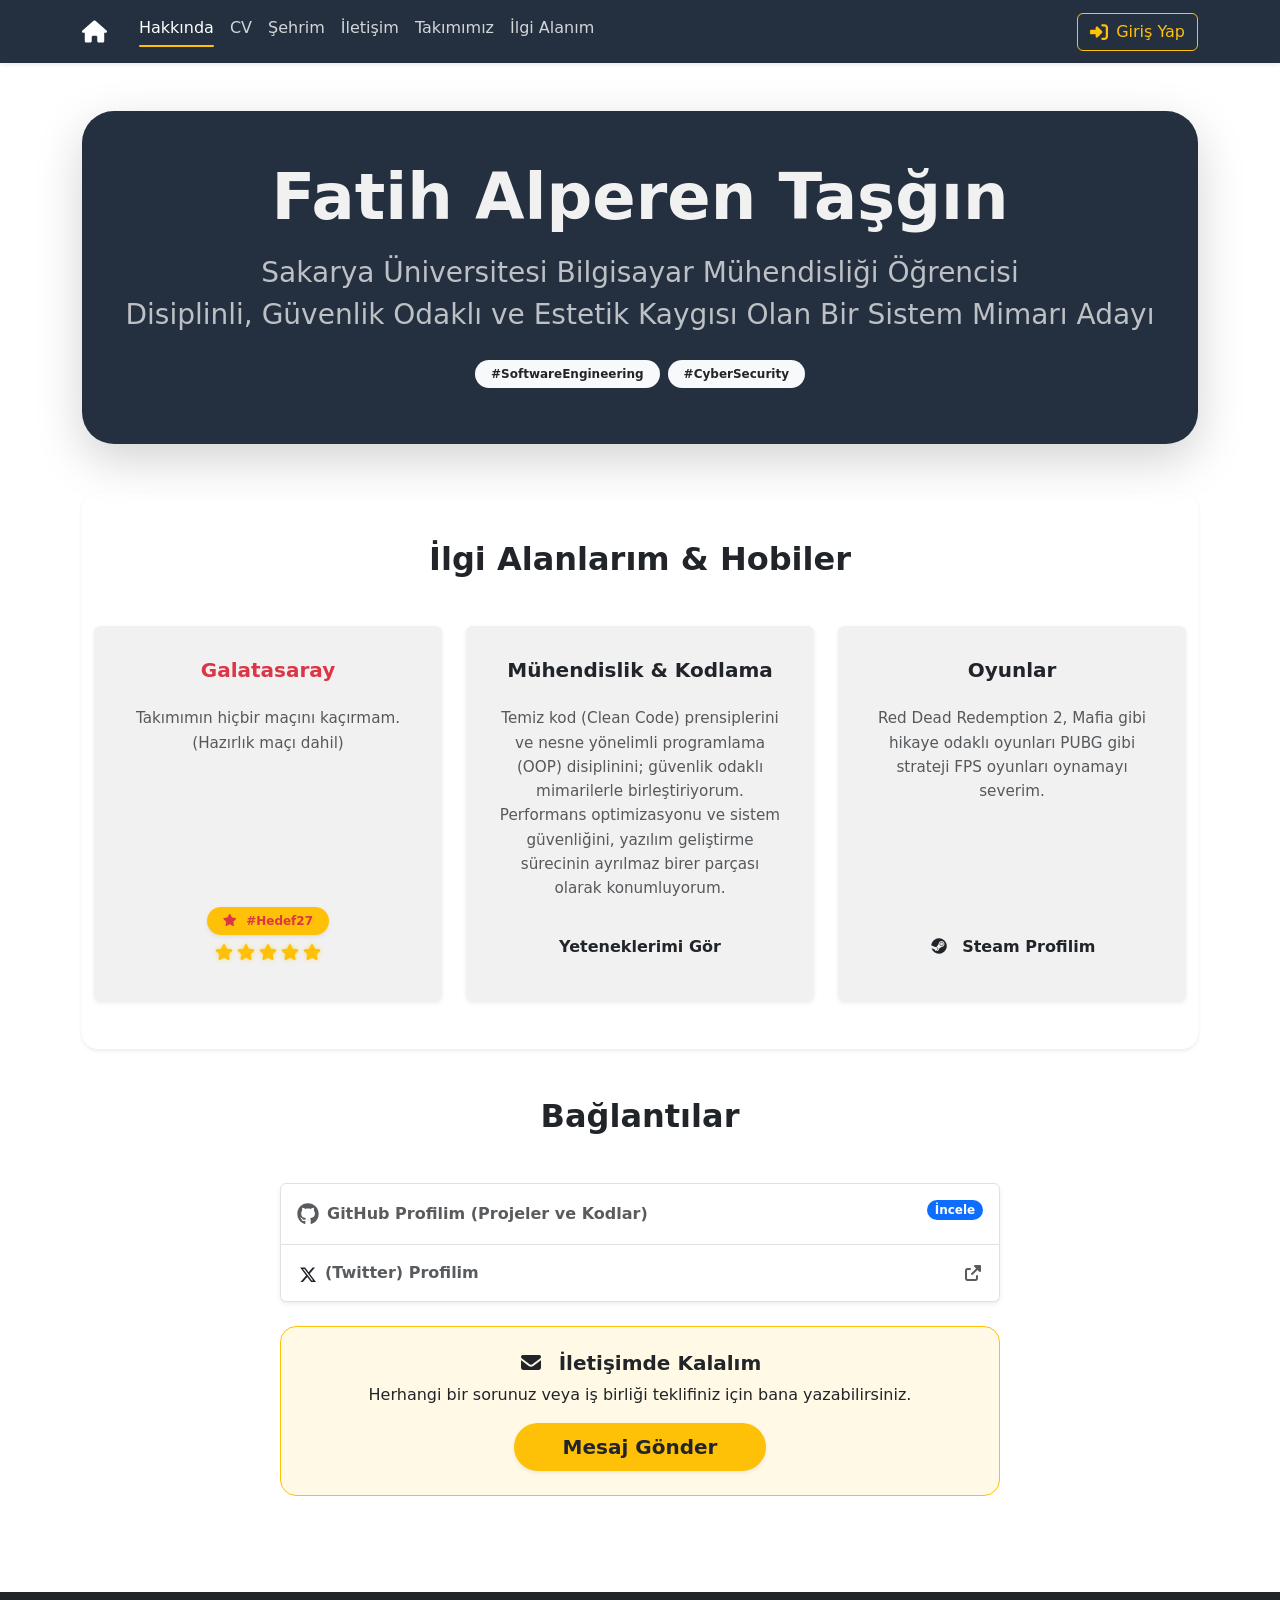
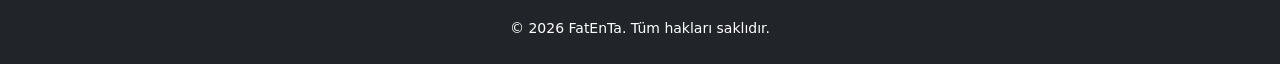
<file: index.html>
<!DOCTYPE html>
<html lang="tr-TR">
<head>
    <meta charset="UTF-8">
    <meta name="viewport" content="width=device-width, initial-scale=1.0">

    <title>FatEnTa | Ana Sayfa</title>

    <!--
         Bu stil, sayfa yuklenirken ekranda bir spinner (donen yukleme gostergesi) gosterir.
         Sayfa tamamen yuklenince bu gosterge gizlenir. -->
    <style>
        #preloader {
            position: fixed;
            top: 0;
            left: 0;
            width: 100%;
            height: 100%;
            background-color: rgb(28, 37, 51) !important;
            z-index: 9999;
            display: flex;
            justify-content: center;
            align-items: center;
        }

        /*
         * Preloader ile aynı renkte olması, sayfadan preloadera geciste ani flash olmasını önler
         */
        body {
            background-color: rgb(28, 37, 51);
            margin: 0;
        }
    </style>

    <!--
         HARICI STIL DOSYALARI (CSS KÜTÜPHANELERI)
          -->
    <link rel="stylesheet" href="css/style.css">
    <link rel="stylesheet" href="lib/css/bootstrap.min.css">
    <link rel="stylesheet" href="lib/css/all.min.css">
</head>
<body>

<div id="preloader">
    <div class="loader-content">
        <div class="spinner-border text-warning" role="status"></div>
    </div>
</div>

<div id="navbar-placeholder"></div>

<!--
     ANA İÇERİK BÖLÜMÜ
      -->
<main class="container my-5">

    <!--
         1. HERO / HAKKIMDA BÖLÜMÜ
          -->
    <section id="about"
             class="about text-center py-5 mb-5 rounded-5 shadow-lg position-relative overflow-hidden">

        <div class="container position-relative z-2">
            <h1 class="display-3 fw-bolder mb-3">Fatih Alperen Taşğın</h1>
            <p class="lead fs-3 opacity-75">
                Sakarya Üniversitesi Bilgisayar Mühendisliği Öğrencisi<br>
                Disiplinli, Güvenlik Odaklı ve Estetik Kaygısı Olan Bir Sistem Mimarı Adayı
            </p>
            <div class="mt-4 d-flex flex-wrap justify-content-center gap-2">
                <span class="badge rounded-pill bg-light text-dark px-3 py-2">#SoftwareEngineering</span>
                <span class="badge rounded-pill bg-light text-dark px-3 py-2">#CyberSecurity</span>
            </div>
        </div>

        <!--
             DEKORATIF ARKAPLAN SIMGESI
             SVG (Scalable Vector Graphics) biçiminde kod simgesi, arka planda soluk gösterilir.
             Bu sayfaya estetik derinlik ve teknik tema verir. -->
        <div class="position-absolute top-50 start-50 translate-middle opacity-25 z-1">
            <svg width="250" height="250" fill="white">
                <use xlink:href="img/icons.svg#code"></use>
            </svg>
        </div>
    </section>

    <!--
         2. İLGİ ALANLARI VE HOBİLER BÖLÜMÜ
          -->
    <section id="hobbies" class="py-5 rounded-4 shadow-sm">
        <div class="container text-center">
            <h2 class="fw-bold mb-5">İlgi Alanlarım & Hobiler</h2>
            <div class="row g-4 justify-content-center">
                <div class="col-md-4">
                    <div class="card h-100 p-3 text-center border-0 shadow-sm">
                        <div class="card-body d-flex flex-column justify-content-between">
                            <div>
                                <h5 class="card-title mb-4 text-danger">Galatasaray</h5>
                                <p class="card-text text-muted">
                                    Takımımın hiçbir maçını kaçırmam.<br>
                                    (Hazırlık maçı dahil)
                                </p>
                            </div>
                            <div class="mt-4">
                                <a href="https://youtu.be/tfp_ZRY-J3I?si=1A8SRmrHz4G-MY1y"
                                   target="_blank"
                                   rel="noopener noreferrer"
                                   class="text-decoration-none"
                                   title="Şampiyonluk Yolunda - Galatasaray">
                                    <span class="badge bg-warning text-danger px-3 py-2 rounded-pill shadow-sm">
                                            <i class="fa-solid fa-star me-1"></i> #Hedef27
                                        </span>
                                    <br>
                                    <div class="d-flex justify-content-center gap-1 mb-2">
                                        <svg class="text-warning" width="18" height="18" fill="currentColor"><use xlink:href="img/icons.svg#star"></use></svg>
                                        <svg class="text-warning" width="18" height="18" fill="currentColor"><use xlink:href="img/icons.svg#star"></use></svg>
                                        <svg class="text-warning" width="18" height="18" fill="currentColor"><use xlink:href="img/icons.svg#star"></use></svg>
                                        <svg class="text-warning" width="18" height="18" fill="currentColor"><use xlink:href="img/icons.svg#star"></use></svg>
                                        <svg class="text-warning" width="18" height="18" fill="currentColor"><use xlink:href="img/icons.svg#star"></use></svg>
                                    </div>
                                </a>
                            </div>
                        </div>
                    </div>
                </div>
                <div class="col-md-4">
                    <div class="card h-100 p-3 text-center border-0 shadow-sm">
                        <div class="card-body d-flex flex-column justify-content-between">
                            <div>
                                <h5 class="card-title mb-4">Mühendislik & Kodlama</h5>
                                <p class="card-text text-muted">
                                    Temiz kod (Clean Code) prensiplerini ve nesne yönelimli programlama (OOP)
                                    disiplinini; güvenlik odaklı mimarilerle birleştiriyorum. Performans
                                    optimizasyonu ve sistem güvenliğini, yazılım geliştirme sürecinin ayrılmaz
                                    birer parçası olarak konumluyorum.
                                </p>
                            </div>
                            <div class="mt-4">
                                <a href="cv.html" class="btn btn-outline-dark w-100">
                                    Yeteneklerimi Gör
                                </a>
                            </div>
                        </div>
                    </div>
                </div>
                <div class="col-md-4">
                    <div class="card h-100 p-3 text-center border-0 shadow-sm">
                        <div class="card-body d-flex flex-column justify-content-between">
                            <div>
                                <h5 class="card-title mb-4">Oyunlar</h5>

                                <p class="card-text text-muted">
                                    Red Dead Redemption 2, Mafia gibi hikaye odaklı oyunları PUBG gibi strateji
                                    FPS oyunları oynamayı severim.
                                </p>
                            </div>
                            <div class="mt-4">
                                <a href="https://steamcommunity.com/id/FatEnTa/"
                                   target="_blank"
                                   rel="noopener noreferrer"
                                   class="btn btn-outline-dark w-100">
                                    <i class="fa-brands fa-steam me-2"></i> Steam Profilim
                                </a>
                            </div>
                        </div>
                    </div>
                </div>
            </div>
        </div>
    </section>

    <!--
         3. DIŞ BAĞLANTILAR BÖLÜMÜ
          -->
    <section id="media-links" class="py-5">
        <div class="container">
            <h2 class="text-center fw-bold mb-5">Bağlantılar</h2>
            <div class="row justify-content-center">
                <div class="col-lg-8">
                    <div class="list-group shadow-sm mb-4">
                        <a href="https://github.com/fatih-alperen-tasgin"
                           target="_blank"
                           rel="noopener noreferrer"
                           class="list-group-item list-group-item-action d-flex justify-content-between align-items-center py-3">
                            <div class="d-flex align-items-center">
                                <svg class="me-2" width="22" height="22" fill="currentColor">
                                    <use xlink:href="img/icons.svg#github"></use>
                                </svg>
                                <span class="fw-bold">GitHub Profilim (Projeler ve Kodlar)</span>
                            </div>
                            <span class="badge bg-primary rounded-pill">İncele</span>
                        </a>
                        <a href="https://x.com/_fatihtasgin"
                           target="_blank"
                           rel="noopener noreferrer"
                           class="list-group-item list-group-item-action d-flex justify-content-between align-items-center py-3">
                            <div class="d-flex align-items-center">
                                <svg class="me-2 text-dark" width="20" height="20" fill="currentColor">
                                    <use xlink:href="img/icons.svg#x-twitter"></use>
                                </svg>
                                <span class="fw-bold">(Twitter) Profilim</span>
                            </div>
                            <i class="fa-solid fa-external-link-alt text-muted"></i>
                        </a>
                    </div>

                    <!-- İLETİŞİM DİREKT MESAJ KUTUSU -->
                    <div class="p-4 bg-warning bg-opacity-10 border border-warning rounded-4 text-center">
                        <h5 class="fw-bold">
                            <i class="fa-solid fa-envelope me-2"></i> İletişimde Kalalım
                        </h5>
                        <p class="mb-3 text-dark">
                            Herhangi bir sorunuz veya iş birliği teklifiniz için bana yazabilirsiniz.
                        </p>
                        <a href="iletisim.php" class="btn bg-warning btn-lg px-5 rounded-pill fw-bold shadow-sm">
                            Mesaj Gönder
                        </a>
                    </div>
                </div>
            </div>
        </div>
    </section>
</main>

<div id="footer-placeholder"></div>

<!-- JAVASCRIPT KÜTÜPHANELERI VE DOSYALARI -->
<script src="lib/js/bootstrap.bundle.min.js"></script>
<script src="navbar-loader.js"></script>

</body>
</html>
</file>
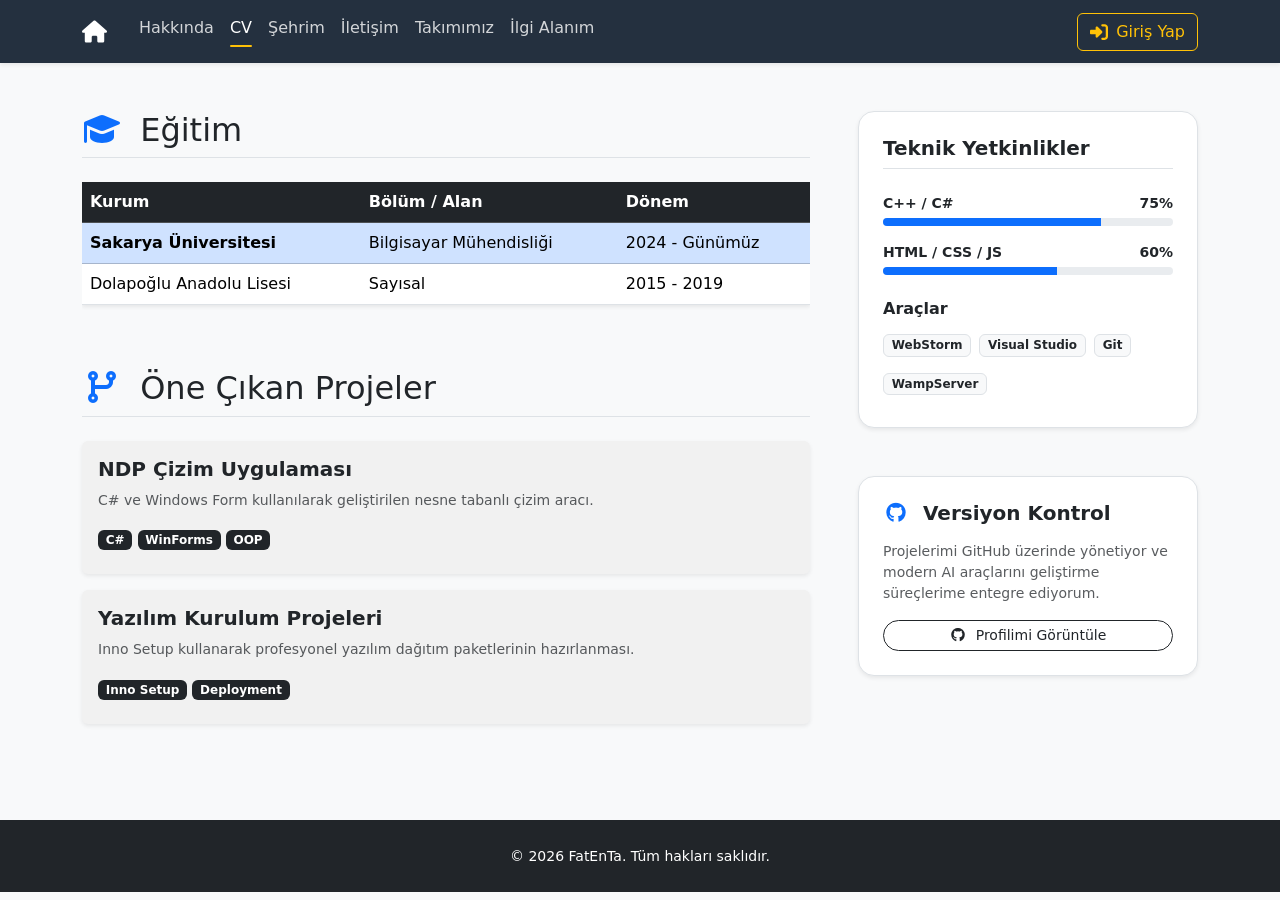
<file: cv.html>
<!DOCTYPE html>
<html lang="tr">
<head>
    <meta charset="UTF-8"/>
    <meta name="viewport" content="width=device-width, initial-scale=1.0"/>
    <title>FatEnTa | Özgeçmiş</title>

    <link rel="stylesheet" href="css/style.css">
    <link rel="stylesheet" href="lib/css/bootstrap.min.css">
    <link rel="stylesheet" href="lib/css/all.min.css">

    <style>
        /* [UX_OPTIMIZATION]: Dinamik icerik yuklenirken olusabilecek 'layout shift' etkisini engellemek icin preloader maskesi. */
        #preloader {
            position: fixed; top: 0; left: 0; width: 100%; height: 100%;
            background-color: rgb(28, 37, 51) !important;
            z-index: 9999; display: flex; justify-content: center; align-items: center;
        }
        /* [THEME_CONFIG]: Sayfa genelinde tutarli bir okunabilirlik icin varsayilan Bootstrap arka plani. */
        body { background-color: #f8f9fa; margin: 0; }
    </style>
</head>
<body>

<div id="preloader">
    <div class="spinner-border text-warning" role="status"></div>
</div>

<header id="navbar-placeholder"></header>

<main class="container my-5">
    <div class="row g-5">

        <article class="col-lg-8">

            <section id="egitim" class="mb-5">
                <h2 class="mb-4 pb-2 border-bottom"><i class="fa-solid fa-graduation-cap me-2 text-primary"></i> Eğitim</h2>
                <div class="table-responsive">
                    <table class="table table-hover align-middle shadow-sm">
                        <thead class="table-dark">
                        <tr>
                            <th>Kurum</th>
                            <th>Bölüm / Alan</th>
                            <th>Dönem</th>
                        </tr>
                        </thead>
                        <tbody>
                        <tr class="table-primary text-dark">
                            <td><strong>Sakarya Üniversitesi</strong></td>
                            <td>Bilgisayar Mühendisliği</td>
                            <td>2024 - Günümüz</td>
                        </tr>
                        <tr>
                            <td>Dolapoğlu Anadolu Lisesi</td>
                            <td>Sayısal</td>
                            <td>2015 - 2019</td>
                        </tr>
                        </tbody>
                    </table>
                </div>
            </section>

            <section id="projeler" class="mb-5">
                <h2 class="mb-4 pb-2 border-bottom"><i class="fa-solid fa-code-branch me-2 text-primary"></i> Öne Çıkan Projeler</h2>

                <article class="card mb-3 border-0 shadow-sm">
                    <div class="card-body">
                        <h5 class="card-title fw-bold text-dark">NDP Çizim Uygulaması</h5>
                        <p class="card-text text-muted small">C# ve Windows Form kullanılarak geliştirilen nesne tabanlı çizim aracı.</p>
                        <span class="badge bg-dark">C#</span> <span class="badge bg-dark">WinForms</span> <span class="badge bg-dark">OOP</span>
                    </div>
                </article>

                <article class="card mb-3 border-0 shadow-sm">
                    <div class="card-body">
                        <h5 class="card-title fw-bold text-dark">Yazılım Kurulum Projeleri</h5>
                        <p class="card-text text-muted small">Inno Setup kullanarak profesyonel yazılım dağıtım paketlerinin hazırlanması.</p>
                        <span class="badge bg-dark">Inno Setup</span> <span class="badge bg-dark">Deployment</span>
                    </div>
                </article>
            </section>
        </article>

        <aside class="col-lg-4">
            <section class="mb-5 p-4 bg-white rounded-4 shadow-sm border">
                <h3 class="h5 fw-bold mb-4 text-dark border-bottom pb-2">Teknik Yetkinlikler</h3>

                <div class="mb-3">
                    <div class="d-flex justify-content-between mb-1 small fw-bold"><span>C++ / C#</span><span>75%</span></div>
                    <div class="progress progress-sm">
                        <div class="progress-bar bg-primary w-75" role="progressbar" aria-valuenow="75" aria-valuemin="0" aria-valuemax="100"></div>
                    </div>
                </div>

                <div class="mb-3">
                    <div class="d-flex justify-content-between mb-1 small fw-bold"><span>HTML / CSS / JS</span><span>60%</span></div>
                    <div class="progress progress-sm">
                        <div class="progress-bar bg-primary" role="progressbar" style="width: 60%;" aria-valuenow="60" aria-valuemin="0" aria-valuemax="100"></div>
                    </div>
                </div>

                <div class="mt-4">
                    <h4 class="h6 fw-bold mb-3 text-dark">Araçlar</h4>
                    <div class="d-flex flex-wrap gap-2">
                        <span class="badge bg-light text-dark border">WebStorm</span>
                        <span class="badge bg-light text-dark border">Visual Studio</span>
                        <span class="badge bg-light text-dark border">Git</span>
                        <span class="badge bg-light text-dark border">WampServer</span>
                    </div>
                </div>
            </section>

            <section class="mt-4 p-4 bg-white rounded-4 shadow-sm border">
                <h3 class="h5 fw-bold mb-3 text-dark">
                    <i class="fa-brands fa-github me-2 text-primary"></i> Versiyon Kontrol
                </h3>
                <p class="small text-muted mb-3">
                    Projelerimi GitHub üzerinde yönetiyor ve modern AI araçlarını geliştirme süreçlerime entegre ediyorum.
                </p>

                <div class="d-grid mt-3">
                    <a href="https://github.com/fatih-alperen-tasgin" target="_blank" class="btn btn-sm btn-outline-dark rounded-pill">
                        <i class="fa-brands fa-github me-1"></i> Profilimi Görüntüle
                    </a>
                </div>
            </section>
        </aside>
    </div>
</main>

<div id="footer-placeholder"></div>

<script src="lib/js/bootstrap.bundle.min.js"></script>
<script src="navbar-loader.js"></script>
<script>
    // [LOGIC_UX]: Sayfa tamamen render edildiginde (resimler dahil) preloader'i DOM'dan sakla.
    window.addEventListener('load', () => {
        const preloader = document.getElementById('preloader');
        if(preloader) {
            preloader.style.opacity = '0';
            setTimeout(() => preloader.style.display = 'none', 500);
        }
    });
</script>
</body>
</html>
</file>
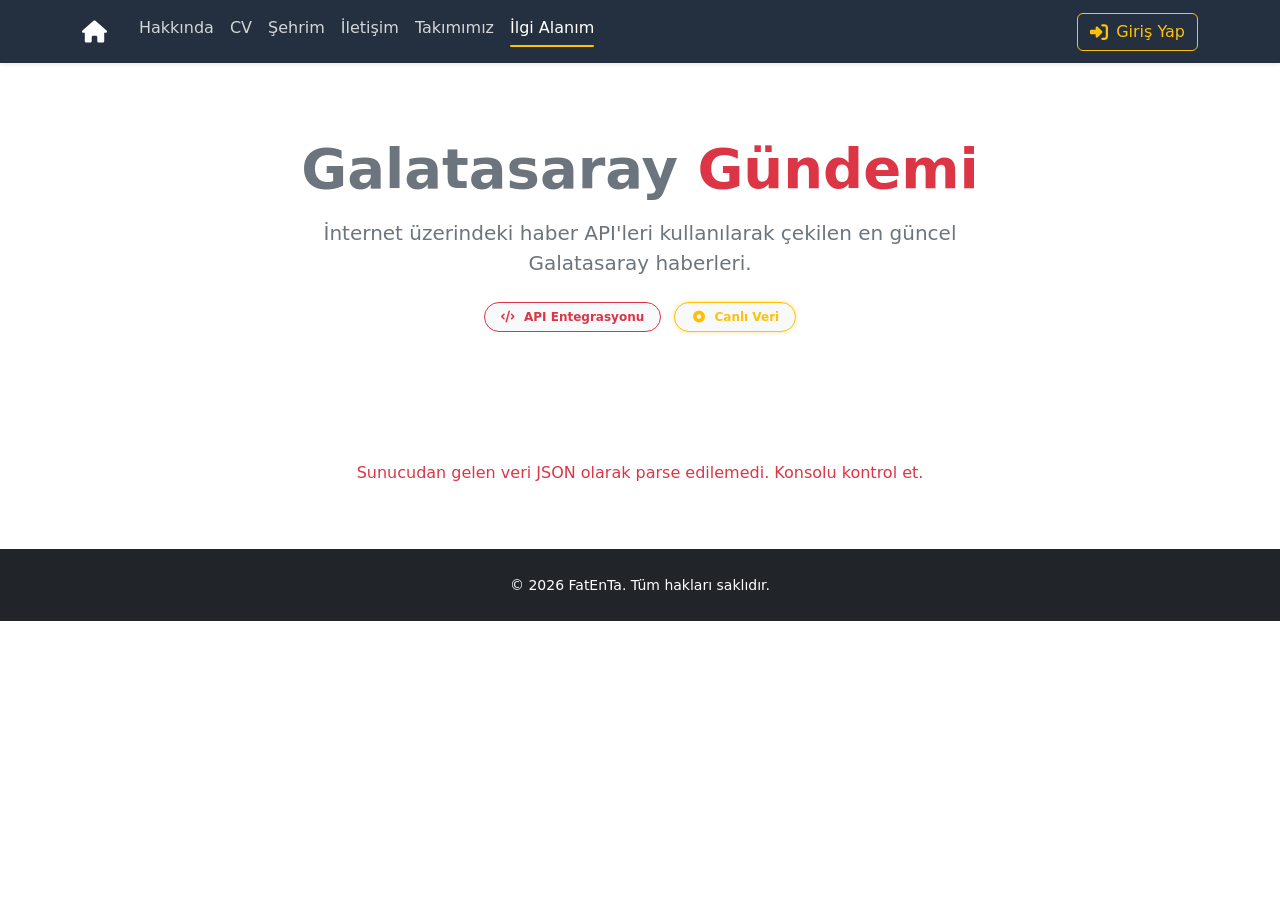
<file: ilgi.html>
<!DOCTYPE html>
<html lang="tr">
<head>
    <meta charset="UTF-8"/>
    <meta name="viewport" content="width=device-width, initial-scale=1.0"/>
    <title>FatEnTa | İlgi Alanlarım</title>

    <link href="css/style.css" rel="stylesheet"/>
    <link href="lib/css/bootstrap.min.css" rel="stylesheet"/>
    <link href="lib/css/all.min.css" rel="stylesheet"/>

    </head>
<body class="text-white">

<!-- Navbar (Dinamik Loader) -->
<div id="navbar-placeholder"></div>

<div class="container my-5">
    <div class="text-center py-4">
        <h1 class="display-4 fw-bold text-secondary mb-3">
            Galatasaray <span class="text-danger">Gündemi</span>
        </h1>
        <p class="lead text-secondary mx-auto lead-centered">
            İnternet üzerindeki haber API'leri kullanılarak çekilen en güncel Galatasaray haberleri.
        </p>
        <div class="mt-4">
            <span class="badge rounded-pill bg-light text-danger border border-danger px-3 py-2">
                <i class="fa-solid fa-code me-1"></i> API Entegrasyonu
            </span>
            <span class="badge rounded-pill bg-light text-warning border border-warning px-3 py-2 ms-2">
                <i class="fa-solid fa-circle-dot me-1"></i> Canlı Veri
            </span>
        </div>
    </div>

    <hr class="my-5 opacity-25">
    <div id="haberler" class="row g-4 justify-content-center">
        <!-- Yükleme Animasyonu -->
        <div id="loading" class="text-center py-5">
            <div class="spinner-border text-warning" role="status"></div>
            <p class="mt-3 text-white-50 fw-bold">Haberler sunucudan çekiliyor...</p>
        </div>
    </div>
</div>

<div id="footer-placeholder"></div>

<!-- JS Kütüphaneleri -->
<script src="lib/js/bootstrap.bundle.min.js"></script>
<script src="navbar-loader.js"></script>
<script src="js/ilgi-api.js"></script>

</body>
</html>
</file>
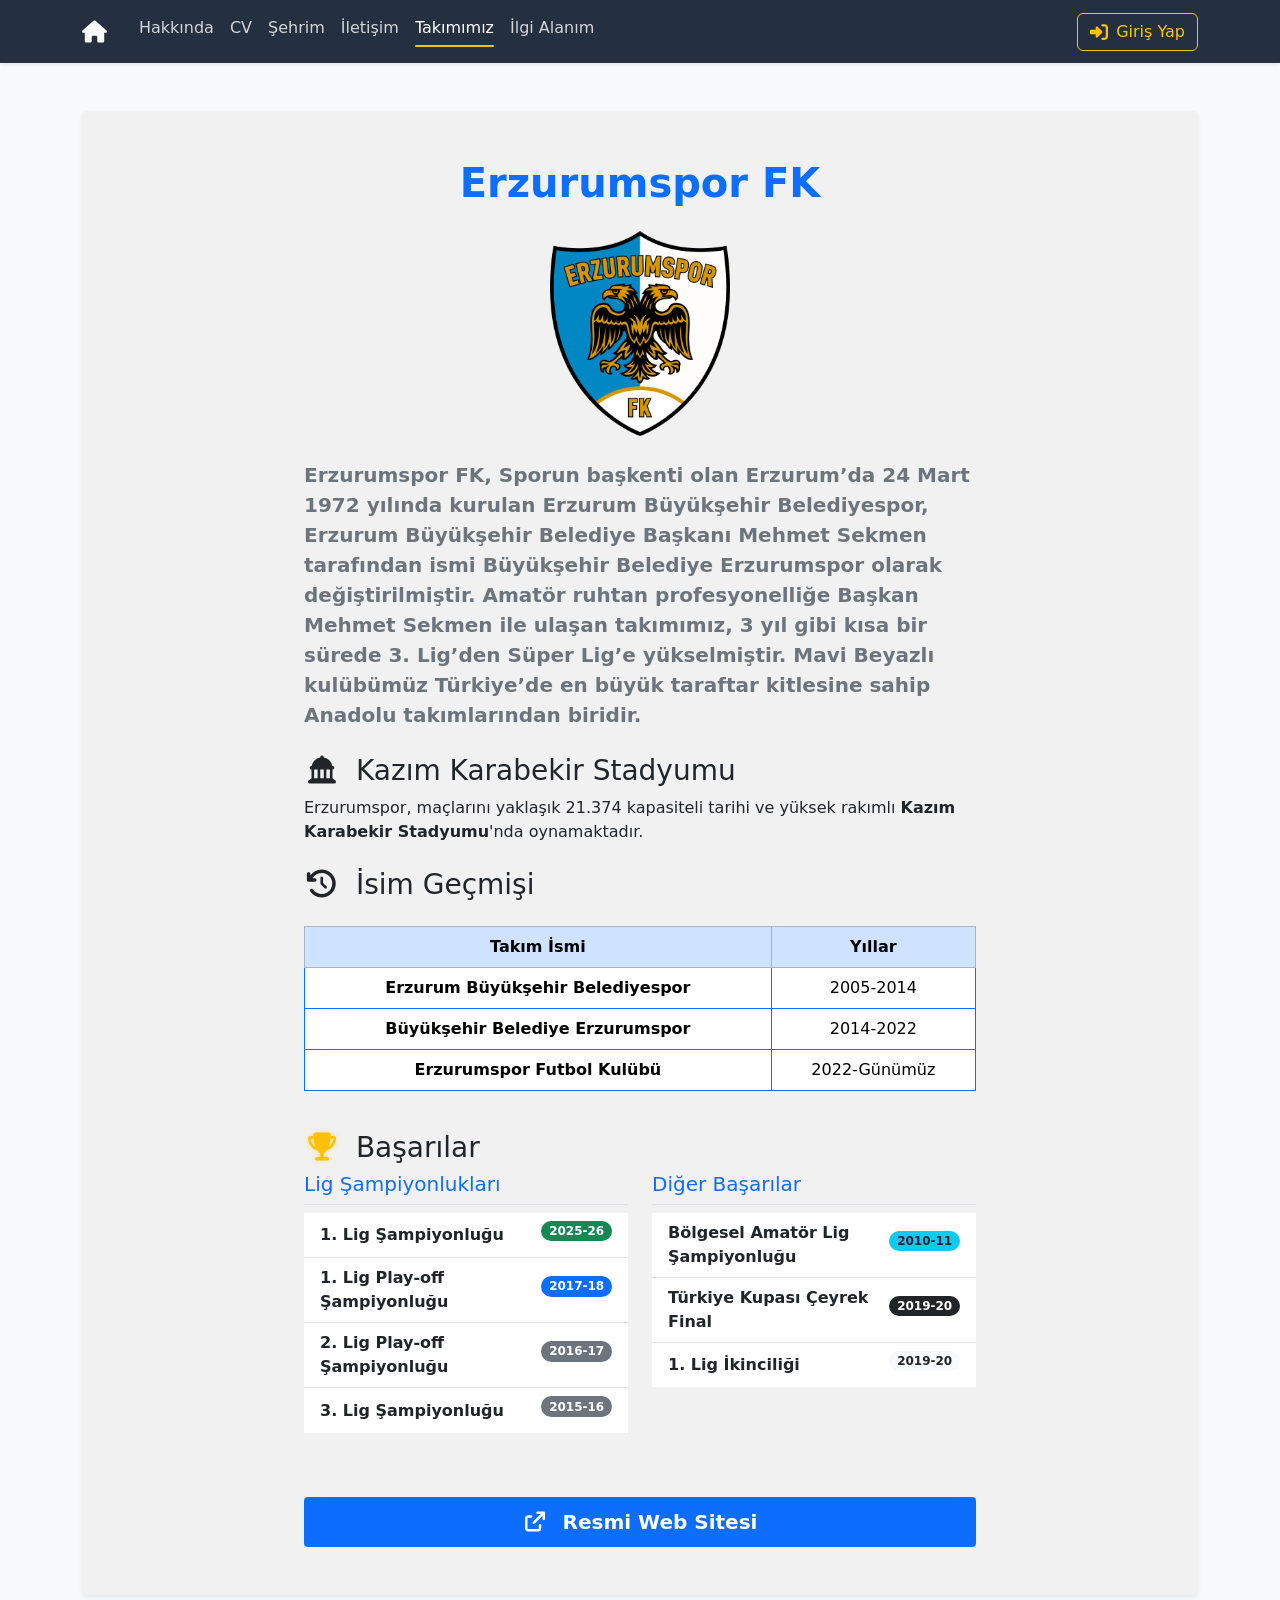
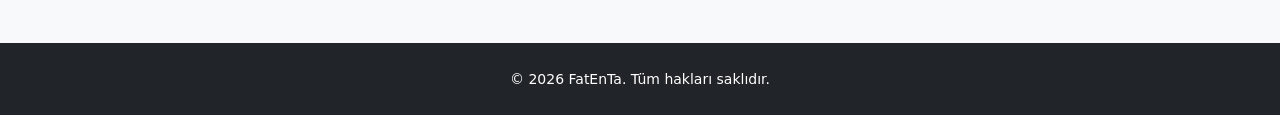
<file: takimimiz.html>
<!--
  ~ Copyright (c) 2026 FatEnta. Tüm hakları saklıdır.
  -->
<!DOCTYPE html>
<html lang="tr">
<head>
    <meta charset="UTF-8">
    <meta name="viewport" content="width=device-width, initial-scale=1.0">
    <title>Takımımız - Erzurumspor</title>

    <link href="css/style.css" rel="stylesheet">
    <link href="lib/css/bootstrap.min.css" rel="stylesheet">
    <link href="lib/css/all.min.css" rel="stylesheet">

</head>
<body class="bg-light">

<!-- Dinamik Navbar Yükleyici -->
<div id="navbar-placeholder"></div>

<!-- Ana İçerik -->
<main class="container my-5 fade-in">
    <div class="card shadow-sm border-0">
        <div class="card-body p-5">
            <h1 class="text-center mb-4 text-primary fw-bold">Erzurumspor FK</h1>

            <div class="text-center mb-4">
                <img src="img/erzurumsporfklogo-263x300.png" alt="Erzurumspor Logo" class="img-fluid max-w-180">
            </div>

            <div class="row">
                <div class="col-lg-8 mx-auto">
                    <p class="lead text-secondary fw-bold">
                        <strong>Erzurumspor FK</strong>, Sporun başkenti olan Erzurum’da 24 Mart 1972 yılında kurulan
                        Erzurum Büyükşehir Belediyespor, Erzurum Büyükşehir Belediye Başkanı Mehmet Sekmen tarafından
                        ismi Büyükşehir Belediye Erzurumspor olarak değiştirilmiştir. Amatör ruhtan profesyonelliğe
                        Başkan Mehmet Sekmen ile ulaşan takımımız, 3 yıl gibi kısa bir sürede 3. Lig’den Süper Lig’e
                        yükselmiştir. Mavi Beyazlı kulübümüz Türkiye’de en büyük taraftar kitlesine sahip Anadolu
                        takımlarından biridir.
                    </p>

                    <h3 class="mt-4"><i class="fa-solid fa-landmark-dome me-2"></i> Kazım Karabekir Stadyumu</h3>
                    <p>Erzurumspor, maçlarını yaklaşık 21.374 kapasiteli tarihi ve yüksek rakımlı <strong>Kazım
                        Karabekir Stadyumu</strong>'nda oynamaktadır.</p>

                    <h3 class="mt-4"><i class="fa-solid fa-history me-2"></i> İsim Geçmişi</h3>
                    <div class="table-responsive">
                        <table class="table table-hover table-bordered border-primary mt-3">
                            <thead class="table-primary text-center">
                            <tr>
                                <th scope="col">Takım İsmi</th>
                                <th scope="col">Yıllar</th>
                            </tr>
                            </thead>
                            <tbody class="text-center">
                            <tr>
                                <td class="fw-bold">Erzurum Büyükşehir Belediyespor</td>
                                <td>2005-2014</td>
                            </tr>
                            <tr>
                                <td class="fw-bold">Büyükşehir Belediye Erzurumspor</td>
                                <td>2014-2022</td>
                            </tr>
                            <tr>
                                <td class="fw-bold">Erzurumspor Futbol Kulübü</td>
                                <td>2022-Günümüz</td>
                            </tr>
                            </tbody>
                        </table>
                    </div>

                    <h3 class="mt-4"><i class="fa-solid fa-trophy text-warning me-2"></i> Başarılar</h3>
                    <div class="row">
                        <div class="col-md-6">
                            <h5 class="text-primary border-bottom pb-2">Lig Şampiyonlukları</h5>
                            <ul class="list-group list-group-flush mb-3">
                                <li class="list-group-item d-flex justify-content-between align-items-center">
                                    <strong>1. Lig Şampiyonluğu</strong>
                                    <span class="badge bg-success rounded-pill">2025-26</span>
                                </li>
                                <li class="list-group-item d-flex justify-content-between align-items-center">
                                    <strong>1. Lig Play-off Şampiyonluğu</strong>
                                    <span class="badge bg-primary rounded-pill">2017-18</span>
                                </li>
                                <li class="list-group-item d-flex justify-content-between align-items-center">
                                    <strong>2. Lig Play-off Şampiyonluğu</strong>
                                    <span class="badge bg-secondary rounded-pill">2016-17</span>
                                </li>
                                <li class="list-group-item d-flex justify-content-between align-items-center">
                                    <strong>3. Lig Şampiyonluğu</strong>
                                    <span class="badge bg-secondary rounded-pill">2015-16</span>
                                </li>
                            </ul>
                        </div>
                        <div class="col-md-6">
                            <h5 class="text-primary border-bottom pb-2">Diğer Başarılar</h5>
                            <ul class="list-group list-group-flush">
                                <li class="list-group-item d-flex justify-content-between align-items-center">
                                    <strong>Bölgesel Amatör Lig Şampiyonluğu</strong>
                                    <span class="badge bg-info text-dark rounded-pill">2010-11</span>
                                </li>
                                <li class="list-group-item d-flex justify-content-between align-items-center">
                                    <strong>Türkiye Kupası Çeyrek Final</strong>
                                    <span class="badge bg-dark rounded-pill">2019-20</span>
                                </li>
                                <li class="list-group-item d-flex justify-content-between align-items-center">
                                    <strong>1. Lig İkinciliği</strong>
                                    <span class="badge bg-light text-dark rounded-pill">2019-20</span>
                                </li>
                            </ul>
                        </div>
                    </div>

                    <div class="d-grid gap-2 mt-5">
                        <a href="https://erzurumsporfk.org/" target="_blank" class="btn btn-primary btn-lg">
                            <i class="fa-solid fa-arrow-up-right-from-square me-2"></i> Resmi Web Sitesi
                        </a>
                    </div>
                </div>
            </div>
        </div>
    </div>
</main>

<!-- Dinamik Footer Yükleyici -->
<div id="footer-placeholder"></div>

<!-- Scriptler -->
<script src="lib/js/bootstrap.bundle.min.js"></script>
<script src="navbar-loader.js"></script>
</body>
</html>
</file>
<file: css/style.css>
/* 1. DEĞİŞKENLER VE RENK PALETİ */
:root {
    --lacivert: rgb(36, 48, 63);
    --siyah: rgb(33, 37, 41);
    --sari: rgb(255, 193, 7);
    --beyaz: rgb(241, 241, 241);
    --gri-metin: rgb(51, 51, 51);
    --kart-kenarlik: rgb(255, 64, 64);
}


/* 2. GENEL AYARLAR */
body {
    background-color: var(--beyaz);
    font-family: 'Segoe UI', Tahoma, Geneva, Verdana, sans-serif;
    color: var(--gri-metin);
    min-height: 100vh;
    display: flex;
    flex-direction: column;
    transition: opacity 0.4s ease-in-out;
}

svg {
    fill: currentColor;
}

/* 3. NAVBAR VE LOADER AYARLARI */
.navbar {
    background-color: var(--lacivert) !important;
    padding: 1rem 0;
}

.navbar-nav .nav-link {
    transition: color 0.3s ease;
    position: relative;
    display: inline-block;
    width: max-content;
    color: rgba(255, 255, 255, 0.8);
}

.navbar-nav .nav-link:hover {
    color: var(--sari) !important;
}

.loader-hidden {
    opacity: 0;
    visibility: hidden;
    pointer-events: none;
    transition: opacity 0.3s ease, visibility 0.3s ease;
}

#navbar-placeholder .nav-link::after {
    content: '';
    display: block;
    width: 0;
    height: 2px;
    background: var(--sari);
    margin-top: 5px;
    border-radius: 2px;
    transition: width 0.4s ease-in-out;
}

#navbar-placeholder .nav-link.active::after {
    width: 100%;
}

/* 4. BILEŞENLER (Components) */

/* About Section */
.about {
    background-color: var(--lacivert) !important;
    color: var(--beyaz);
    padding: 80px 0;
    text-align: center;
}

.about h1, .about p, .about .lead {
    color: var(--beyaz);
}


/* Modern Kartlar */
.card {
    background-color: var(--beyaz) !important;
    color: #212529 !important;
    border: 1px solid var(--kart-kenarlik) !important;
    transition: all 0.3s ease;
    box-shadow: none !important;
}

.card:hover {
    transform: translateY(-5px);
    box-shadow: 0 10px 20px rgba(0,0,0,0.05) !important;
    border-color: #d0d0d0 !important;
}

.card-title {
    font-weight: 700;
}

.card-text {
    color: var(--gri-metin);
    font-size: 0.95rem;
    line-height: 1.6;
}

/* Butonlar */
.card .btn {
    width: 100%;
    border-radius: 4px;
    font-weight: 600;
    padding: 10px;
    border: none;
    transition: transform 0.2s;
}

.card .btn:active {
    transform: scale(0.98);
}

.btn-dark-custom {
    background-color: #212529;
    color: var(--sari) !important;
}

/* 5. YARDIMCI ÖĞELER */
.badge {
    margin-bottom: 0.5rem;
    display: inline-block;
}

footer {
    background-color: var(--lacivert) !important;
    color: var(--beyaz) !important;
    margin-top: auto;
}

/* Body - sayfa tamamen hazır olduğunda arkaplanı beyaza döndür */
body {
    background-color: #ffffff;
    transition: background-color 0.5s ease;
}

.text-warning {
    color: #ffc107;
    filter: drop-shadow(0 0 2px rgba(255, 193, 7, 0.5));
}

/* Satır içi stilleri değiştirmek için yardımcı işlevler */
.z-2 { z-index: 2 !important; }
.z-1 { z-index: 1 !important; }
.lead-centered { max-width: 700px; margin-left: auto; margin-right: auto; }
.img-cover { object-fit: cover !important; }
.min-h-400 { min-height: 400px !important; }
.max-w-180 { max-width: 180px !important; }
.progress-sm { height: 8px !important; }
.bg-beyaz .card {
    background-color: rgba(255,255,255,0.03) !important;
    color: #ffffff !important;
    border: 1px solid rgba(255,255,255,0.06) !important;
}
.bg-beyaz .card .card-title,
.bg-beyaz .card .card-text,
.bg-beyaz .card .small {
    color: rgba(255,255,255,0.9) !important;
}
/* Birkaç sayfada kullanılan döner simgenin boyutlandırılması */
.spinner-border {
    width: 3rem;
    height: 3rem;
}

/* Sehir sayfası Slider ve Gorsel Optimizasyonu */

.carousel-caption {
    background: rgba(0, 0, 0, 0.5);
    border-radius: 15px;
    padding: 20px;
}

/* [CORE_LOGIC]: Temel resim davranisi (Oran koruma ve merkezleme) */
.carousel-inner img {
    width: 100%;
    object-fit: cover;
    object-position: center center;
}

/* [RESPONSIVE_MOBILE]: Telefon ve tabletler icin standart yukseklik */
@media (max-width: 768px) {
    .carousel-inner img {
        height: 400px;
    }
}

/* [RESPONSIVE_DESKTOP]: Genis ekranli bilgisayarlar icin dinamik yukseklik */
@media (min-width: 769px) {
    .carousel-inner img {
        height: 90vh; /* Ekran yuksekliginin %75'i kadar alan kaplar, kesilmeyi onler */
    }
}

.img-cover {
    object-fit: cover;
    height: 100%;
}

/* [UI_INTERACTION]: Tiklanabilir resimler icin pointer gostergesi */
.img-cover, .section-img {
    cursor: pointer;
    transition: opacity 0.3s ease;
}
.img-cover:hover {
    opacity: 0.9;
}
/* Küçük ekranlar (Mobil) için */
@media (max-width: 768px) {
    #erzurumCarousel .carousel-item img,
    #konyaCarousel .carousel-item img,
    #carouselExampleDark .carousel-item img {
        height: 40vh !important;
    }
}
</file>
